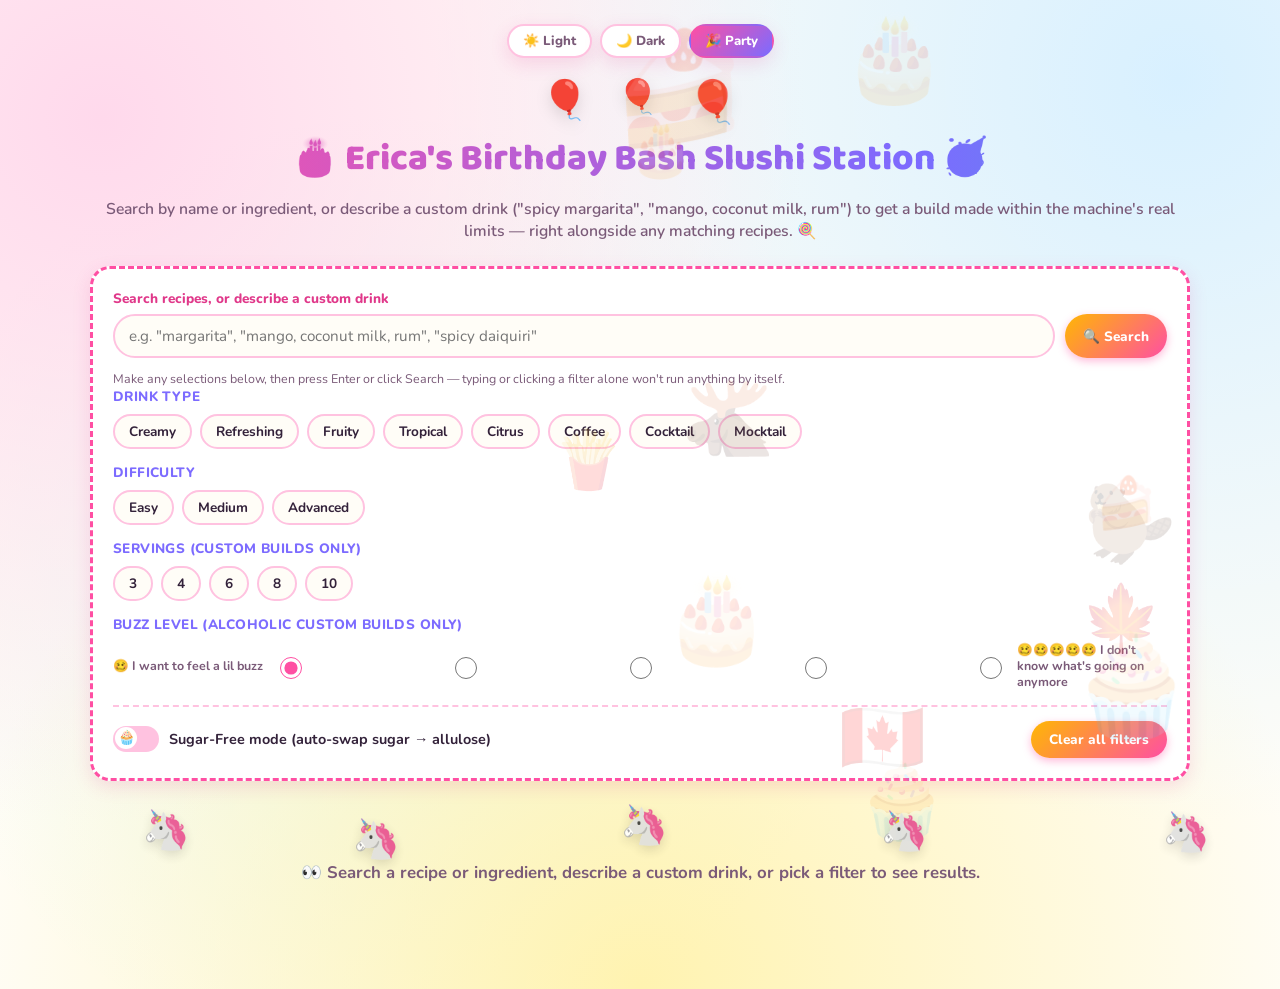
<file: docs/index.html>
<!DOCTYPE html>
<html lang="en">
<head>
<meta charset="UTF-8" />
<script>
  // Apply the saved theme before first paint, to avoid a flash of the
  // wrong theme. Falls back to "party" (this app's default personality)
  // if nothing is stored yet or storage is unavailable.
  (function () {
    try {
      var t = localStorage.getItem("ninja-slushi-theme") || "party";
      document.documentElement.setAttribute("data-theme", t);
    } catch (e) {
      document.documentElement.setAttribute("data-theme", "party");
    }
  })();
</script>
<meta name="viewport" content="width=device-width, initial-scale=1.0" />
<title>Ninja Slushi Recipe Finder</title>
<link rel="preconnect" href="https://fonts.googleapis.com" />
<link rel="preconnect" href="https://fonts.gstatic.com" crossorigin />
<link href="https://fonts.googleapis.com/css2?family=Baloo+2:wght@500;700;800&family=Nunito:wght@400;600;700&display=swap" rel="stylesheet" />
<link rel="stylesheet" href="styles.css" />
</head>
<body>
  <div class="confetti-field" id="confettiField" aria-hidden="true"></div>
  <div class="cake-field" id="cakeField" aria-hidden="true"></div>
  <div class="unicorn-field" id="unicornField" aria-hidden="true"></div>
  <div class="cake-field" id="canadaField" aria-hidden="true"></div>

  <div class="theme-switcher" role="group" aria-label="Theme">
    <button type="button" class="theme-btn" data-theme-choice="light" title="Light mode">☀️ Light</button>
    <button type="button" class="theme-btn" data-theme-choice="dark" title="Dark mode">🌙 Dark</button>
    <button type="button" class="theme-btn" data-theme-choice="party" title="Birthday party mode">🎉 Party</button>
  </div>

  <header class="app-header">
    <div class="balloon-row" aria-hidden="true">
      <span class="balloon balloon-1">🎈</span>
      <span class="balloon balloon-2">🎈</span>
      <span class="balloon balloon-3">🎈</span>
    </div>
    <h1>🎂 Erica's Birthday Bash Slushi Station <span class="wiggle">🥳</span></h1>
    <p class="subtitle">
      Search by name or ingredient, or describe a custom drink ("spicy
      margarita", "mango, coconut milk, rum") to get a build made within the
      machine's real limits — right alongside any matching recipes. 🍭
    </p>
  </header>

  <main class="app-main">
    <section class="controls">
      <div class="field">
        <label for="query">Search recipes, or describe a custom drink</label>
        <div class="search-row">
          <input id="query" type="search" placeholder='e.g. "margarita", "mango, coconut milk, rum", "spicy daiquiri"' autocomplete="off" />
          <button id="searchBtn" type="button" class="clear-btn search-btn">🔍 Search</button>
        </div>
        <p class="search-hint">
          Make any selections below, then press Enter or click Search — typing
          or clicking a filter alone won't run anything by itself.
        </p>
      </div>

      <div class="filter-group">
        <span class="filter-label">Drink type</span>
        <div id="tagFilters" class="chip-row"></div>
      </div>

      <div class="filter-group">
        <span class="filter-label">Difficulty</span>
        <div id="difficultyFilters" class="chip-row"></div>
      </div>

      <div class="filter-group">
        <span class="filter-label">Servings (custom builds only)</span>
        <div id="servingSizeFilters" class="chip-row"></div>
      </div>

      <div class="filter-group">
        <span class="filter-label">Buzz level (alcoholic custom builds only)</span>
        <div class="buzz-slider">
          <span class="buzz-caption buzz-caption-left">🥴 I want to feel a lil buzz</span>
          <div id="buzzStops" class="buzz-stops"></div>
          <span class="buzz-caption buzz-caption-right">🥴🥴🥴🥴🥴 I don't know what's going on anymore</span>
        </div>
        <p class="buzz-sugarfree-note" id="buzzSugarFreeNote" hidden>
          Buzz level doesn't apply in Sugar-Free mode — allulose-based drinks
          are hard-capped at 3-4% ABV and 175 ml of alcohol per pitcher,
          regardless of this slider.
        </p>
      </div>

      <div class="bottom-row">
        <label class="switch-label">
          <input type="checkbox" id="sugarFreeToggle" />
          <span class="switch"></span>
          Sugar-Free mode (auto-swap sugar → allulose)
        </label>
        <button id="clearFilters" type="button" class="clear-btn">Clear all filters</button>
      </div>
    </section>

    <section class="history-section" id="historyPanel" hidden>
      <div class="results-header">
        <span class="filter-label">🕘 Recent custom drinks</span>
      </div>
      <div id="historyList" class="history-list"></div>
    </section>

    <section class="results-section">
      <div class="results-header">
        <span id="resultCount"></span>
      </div>
      <div id="results" class="results-grid"></div>
    </section>
  </main>

  <script src="recipes-data.js"></script>
  <script src="app.js"></script>
</body>
</html>
</file>
<file: docs/styles.css>
/* ===========================================================================
 * Three themes, switched via [data-theme] on <html>: "light", "dark", "party".
 * Colorful accent hues (pink/purple/teal/gold) stay consistent across all
 * three — only the background/surface/text values and the extra birthday
 * decorations (confetti, cake shapes, dancing unicorns, balloons) change.
 * Decorations are party-mode only; light/dark stay clean and calm.
 * ========================================================================= */

:root {
  /* Fallback (identical to light) in case JS/data-theme hasn't applied yet */
  --bg: #ffffff;
  --bg-grad-1: #ffe9f2;
  --bg-grad-2: #eaf5ff;
  --bg-grad-3: #fffaea;
  --surface: #ffffff;
  --border: #f0d3e4;
  --text: #2c2233;
  --text-muted: #6e5c73;
  --accent: #ff5da2;
  --accent-dark: #d81b7f;
  --accent2: #6a5ef5;
  --accent3: #0fae98;
  --gold: #e69500;
  --easy: #1f9d5c;
  --medium: #d97f00;
  --advanced: #e0345a;
  --sugar-free: #7a3fe0;
  --shadow: 0 4px 14px rgba(180, 60, 130, 0.1);
  color-scheme: light;
}

:root[data-theme="light"] {
  --bg: #ffffff;
  --bg-grad-1: #ffe9f2;
  --bg-grad-2: #eaf5ff;
  --bg-grad-3: #fffaea;
  --surface: #ffffff;
  --border: #f0d3e4;
  --text: #2c2233;
  --text-muted: #6e5c73;
  --accent: #ff5da2;
  --accent-dark: #d81b7f;
  --accent2: #6a5ef5;
  --accent3: #0fae98;
  --gold: #e69500;
  --easy: #1f9d5c;
  --medium: #d97f00;
  --advanced: #e0345a;
  --sugar-free: #7a3fe0;
  --shadow: 0 4px 14px rgba(180, 60, 130, 0.1);
  color-scheme: light;
}

:root[data-theme="dark"] {
  --bg: #1a1220;
  --bg-grad-1: #2a1730;
  --bg-grad-2: #101d2c;
  --bg-grad-3: #241d0f;
  --surface: #251a2c;
  --border: #422b49;
  --text: #f6ecfa;
  --text-muted: #c3aac9;
  --accent: #ff77b3;
  --accent-dark: #ffa6cf;
  --accent2: #a698ff;
  --accent3: #4de3cd;
  --gold: #ffd166;
  --easy: #56e090;
  --medium: #ffb84d;
  --advanced: #ff7a90;
  --sugar-free: #b58bff;
  --shadow: 0 6px 20px rgba(0, 0, 0, 0.45);
  color-scheme: dark;
}

:root[data-theme="party"] {
  /* Lighter & brighter than a normal light mode, with extra decorations */
  --bg: #fffdf7;
  --bg-grad-1: #ffd9ec;
  --bg-grad-2: #d8f0ff;
  --bg-grad-3: #fff3b0;
  --surface: #ffffff;
  --border: #ffc2e0;
  --text: #33223a;
  --text-muted: #7a5a78;
  --accent: #ff4fa3;
  --accent-dark: #e0388a;
  --accent2: #7c6bff;
  --accent3: #1fd6bc;
  --gold: #ffb703;
  --easy: #2fbf71;
  --medium: #ff9f1c;
  --advanced: #ff4d6d;
  --sugar-free: #9a5cff;
  --shadow: 0 6px 18px rgba(224, 56, 138, 0.15);
  color-scheme: light;
}

* { box-sizing: border-box; }

body {
  margin: 0;
  min-height: 100vh;
  background:
    radial-gradient(circle at 10% 15%, var(--bg-grad-1) 0%, transparent 42%),
    radial-gradient(circle at 90% 10%, var(--bg-grad-2) 0%, transparent 46%),
    radial-gradient(circle at 50% 95%, var(--bg-grad-3) 0%, transparent 52%),
    var(--bg);
  color: var(--text);
  font-family: "Nunito", -apple-system, BlinkMacSystemFont, "Segoe UI", Roboto, Helvetica, Arial, sans-serif;
  padding: 0 16px;
  padding-block: 24px 48px;
  position: relative;
  overflow-x: hidden;
}

/* Party mode gets bigger, more saturated gradient blobs */
:root[data-theme="party"] body {
  background:
    radial-gradient(circle at 8% 12%, var(--bg-grad-1) 0%, transparent 48%),
    radial-gradient(circle at 92% 8%, var(--bg-grad-2) 0%, transparent 50%),
    radial-gradient(circle at 50% 100%, var(--bg-grad-3) 0%, transparent 58%),
    radial-gradient(circle at 30% 60%, color-mix(in srgb, var(--accent3) 10%, transparent) 0%, transparent 45%),
    var(--bg);
}

h1, h2, h3 {
  font-family: "Baloo 2", "Nunito", sans-serif;
}

/* ---------------------------------------------------------------------
 * Theme switcher
 * ------------------------------------------------------------------- */

.theme-switcher {
  position: sticky;
  top: 12px;
  z-index: 5;
  display: flex;
  justify-content: center;
  gap: 8px;
  margin: 0 auto 16px;
  max-width: 1100px;
  flex-wrap: wrap;
}

.theme-btn {
  font-family: inherit;
  font-weight: 800;
  font-size: 0.82rem;
  border: 2px solid var(--border);
  background: var(--surface);
  color: var(--text-muted);
  padding: 6px 14px;
  border-radius: 999px;
  cursor: pointer;
  box-shadow: var(--shadow);
  transition: transform 0.12s ease, color 0.15s, border-color 0.15s;
}

.theme-btn:hover {
  transform: translateY(-1px);
  color: var(--text);
}

.theme-btn.active {
  background: linear-gradient(135deg, var(--accent), var(--accent2));
  border-color: transparent;
  color: #fff;
}

/* ---------------------------------------------------------------------
 * Party-mode-only decorative fields (confetti, cake shapes, unicorns,
 * balloons, the wiggling emoji, and the animated rainbow title).
 * Hidden entirely in light/dark; also respects prefers-reduced-motion.
 * ------------------------------------------------------------------- */

.confetti-field,
.cake-field,
.unicorn-field,
.balloon-row,
.wiggle {
  display: none;
}

:root[data-theme="party"] .confetti-field,
:root[data-theme="party"] .cake-field,
:root[data-theme="party"] .unicorn-field,
:root[data-theme="party"] .balloon-row,
:root[data-theme="party"] .wiggle {
  display: block;
}

:root[data-theme="party"] .balloon-row {
  display: flex;
}

:root[data-theme="party"] .wiggle {
  display: inline-block;
}

.confetti-field,
.cake-field,
.unicorn-field {
  position: fixed;
  inset: 0;
  pointer-events: none;
  overflow: hidden;
  /* Above the card grid (z-index 1) so pieces stay visible while scrolling,
     not hidden behind opaque card backgrounds; low opacity + pointer-events:
     none keep them from interfering with reading or clicking. */
  z-index: 2;
}

.confetti-piece {
  position: absolute;
  top: -40px;
  font-size: 1.1rem;
  opacity: 0.8;
  animation: confetti-fall linear infinite;
  will-change: transform;
}

@keyframes confetti-fall {
  0% { transform: translateY(-5vh) rotate(0deg); opacity: 0; }
  8% { opacity: 0.85; }
  100% { transform: translateY(105vh) rotate(360deg); opacity: 0.6; }
}

.cake-piece {
  position: absolute;
  opacity: 0.16;
  animation: cake-drift ease-in-out infinite;
  will-change: transform;
}

@keyframes cake-drift {
  0%, 100% { transform: translate(0, 0) rotate(-6deg); }
  50% { transform: translate(18px, -22px) rotate(6deg); }
}

.unicorn-piece {
  position: absolute;
  bottom: 4%;
  font-size: 2.4rem;
  opacity: 0.88;
  animation: unicorn-dance 2.6s ease-in-out infinite;
  will-change: transform;
  filter: drop-shadow(0 4px 6px rgba(0, 0, 0, 0.15));
}

@keyframes unicorn-dance {
  0%, 100% { transform: translateX(0) translateY(0) rotate(-8deg); }
  25% { transform: translateX(14px) translateY(-14px) rotate(8deg); }
  50% { transform: translateX(0) translateY(-4px) rotate(-4deg); }
  75% { transform: translateX(-14px) translateY(-14px) rotate(8deg); }
}

.balloon {
  font-size: 2.4rem;
  display: inline-block;
  animation: balloon-bob 3.2s ease-in-out infinite;
  filter: drop-shadow(0 6px 8px rgba(0, 0, 0, 0.12));
}

.balloon-2 { animation-delay: 0.6s; font-size: 2.1rem; }
.balloon-3 { animation-delay: 1.2s; font-size: 2.6rem; }

@keyframes balloon-bob {
  0%, 100% { transform: translateY(0) rotate(-3deg); }
  50% { transform: translateY(-10px) rotate(3deg); }
}

.wiggle {
  animation: wiggle 1.8s ease-in-out infinite;
}

@keyframes wiggle {
  0%, 100% { transform: rotate(0deg); }
  25% { transform: rotate(-12deg); }
  75% { transform: rotate(12deg); }
}

@media (prefers-reduced-motion: reduce) {
  .confetti-piece, .cake-piece, .unicorn-piece, .balloon, .wiggle, .app-header h1 {
    animation: none !important;
  }
  .confetti-field, .cake-field, .unicorn-field { display: none !important; }
}

/* ---------------------------------------------------------------------
 * Header
 * ------------------------------------------------------------------- */

.app-header {
  max-width: 1100px;
  margin: 0 auto 24px;
  text-align: center;
  position: relative;
  z-index: 1;
}

.balloon-row {
  justify-content: center;
  gap: 28px;
  margin-bottom: -6px;
}

.app-header h1 {
  margin: 4px 0 10px;
  font-size: clamp(1.6rem, 4vw, 2.3rem);
  font-weight: 800;
  color: var(--accent-dark);
}

:root[data-theme="party"] .app-header h1 {
  background: linear-gradient(90deg, var(--accent), var(--accent2), var(--accent3), var(--gold), var(--accent));
  background-size: 300% auto;
  -webkit-background-clip: text;
  background-clip: text;
  color: transparent;
  animation: rainbow-shift 6s linear infinite;
}

@keyframes rainbow-shift {
  to { background-position: 300% center; }
}

.subtitle {
  color: var(--text-muted);
  margin: 0;
  font-size: 0.98rem;
  font-weight: 600;
}

.app-main {
  max-width: 1100px;
  margin: 0 auto;
  position: relative;
  z-index: 1;
}

.controls {
  background: var(--surface);
  border: 3px dashed var(--accent);
  border-radius: 20px;
  padding: 20px;
  margin-bottom: 24px;
  box-shadow: var(--shadow);
}

:root[data-theme="light"] .controls,
:root[data-theme="dark"] .controls {
  border-style: solid;
  border-width: 2px;
}

.search-row {
  display: flex;
  gap: 10px;
  flex-wrap: wrap;
  align-items: stretch;
}

.search-row input {
  flex: 1 1 240px;
}

.search-btn {
  white-space: nowrap;
}

.search-hint {
  margin: 6px 0 0;
  font-size: 0.78rem;
  color: var(--text-muted);
}

.field {
  display: flex;
  flex-direction: column;
  gap: 6px;
}

.field label {
  font-size: 0.85rem;
  font-weight: 800;
  color: var(--accent-dark);
}

.field input[type="search"] {
  padding: 10px 14px;
  border-radius: 999px;
  border: 2px solid var(--border);
  background: var(--bg);
  color: var(--text);
  font-size: 0.95rem;
  font-family: inherit;
  width: 100%;
}

.field input[type="search"]:focus {
  outline: none;
  border-color: var(--accent2);
  box-shadow: 0 0 0 3px color-mix(in srgb, var(--accent2) 25%, transparent);
}

.filter-group {
  margin-bottom: 14px;
}

.filter-label {
  display: block;
  font-size: 0.85rem;
  font-weight: 800;
  color: var(--accent2);
  margin-bottom: 8px;
  text-transform: uppercase;
  letter-spacing: 0.03em;
}

.chip-row {
  display: flex;
  flex-wrap: wrap;
  gap: 8px;
}

.chip {
  border: 2px solid var(--border);
  background: var(--bg);
  color: var(--text);
  padding: 6px 14px;
  border-radius: 999px;
  font-size: 0.85rem;
  font-weight: 700;
  font-family: inherit;
  cursor: pointer;
  transition: transform 0.12s ease, background 0.15s, color 0.15s, border-color 0.15s, box-shadow 0.15s;
}

.chip:hover {
  border-color: var(--accent);
  transform: translateY(-2px);
}

:root[data-theme="party"] .chip:hover {
  transform: translateY(-2px) rotate(-1deg);
}

.chip.active {
  background: linear-gradient(135deg, var(--accent), var(--accent2));
  border-color: transparent;
  color: #fff;
  box-shadow: 0 4px 10px color-mix(in srgb, var(--accent) 45%, transparent);
  transform: translateY(-1px) scale(1.03);
}

.buzz-slider {
  display: flex;
  align-items: center;
  gap: 12px;
  flex-wrap: wrap;
}

.buzz-caption {
  font-size: 0.78rem;
  font-weight: 700;
  color: var(--text-muted);
  max-width: 150px;
  line-height: 1.3;
}

.buzz-caption-left {
  text-align: right;
}

.buzz-stops {
  display: flex;
  align-items: center;
  gap: 14px;
  flex: 1;
  justify-content: space-between;
  min-width: 220px;
}

.buzz-radio {
  width: 22px;
  height: 22px;
  accent-color: var(--accent);
  cursor: pointer;
}

.buzz-radio:disabled {
  cursor: not-allowed;
}

/* Sugar-Free mode hard-caps ABV/alcohol for allulose-based drinks — the
 * buzz-level radial doesn't apply, so it's visually greyed out (radios
 * themselves are also disabled in JS) and a note explains the fixed cap. */
body.sugar-free-mode .buzz-slider {
  opacity: 0.45;
}

.buzz-sugarfree-note {
  font-size: 0.78rem;
  color: var(--text-muted);
  margin: 4px 0 0;
  line-height: 1.4;
}

/* On a narrow/portrait phone, the row (caption - radios - caption) has no
 * room to sit side by side without squishing or wrapping mid-word — stack
 * it instead: caption above, a full-width row of radios, caption below. */
@media (max-width: 480px) {
  .buzz-slider {
    flex-direction: column;
    align-items: stretch;
    gap: 6px;
  }

  .buzz-caption {
    max-width: 100%;
    text-align: center;
  }

  .buzz-caption-left {
    text-align: center;
  }

  .buzz-stops {
    min-width: 0;
    width: 100%;
    justify-content: space-evenly;
  }
}

.bottom-row {
  display: flex;
  align-items: center;
  justify-content: space-between;
  flex-wrap: wrap;
  gap: 12px;
  margin-top: 8px;
  padding-top: 14px;
  border-top: 2px dashed var(--border);
}

.switch-label {
  display: inline-flex;
  align-items: center;
  gap: 10px;
  font-size: 0.9rem;
  font-weight: 700;
  cursor: pointer;
  user-select: none;
}

.switch-label input[type="checkbox"] {
  position: absolute;
  opacity: 0;
  width: 0;
  height: 0;
}

.switch {
  position: relative;
  width: 46px;
  height: 26px;
  background: var(--border);
  border-radius: 999px;
  transition: background 0.15s;
  flex-shrink: 0;
}

.switch::before {
  content: "🧁";
  position: absolute;
  top: 1px;
  left: 2px;
  width: 22px;
  height: 22px;
  line-height: 22px;
  text-align: center;
  font-size: 14px;
  background: var(--surface);
  border-radius: 50%;
  transition: transform 0.15s;
}

.switch-label input:checked + .switch {
  background: linear-gradient(135deg, var(--sugar-free), var(--accent3));
}

.switch-label input:checked + .switch::before {
  transform: translateX(20px);
}

.clear-btn {
  background: linear-gradient(135deg, var(--gold), var(--accent));
  border: none;
  color: #fff;
  padding: 9px 18px;
  border-radius: 999px;
  font-size: 0.85rem;
  font-weight: 800;
  font-family: inherit;
  cursor: pointer;
  box-shadow: 0 3px 8px color-mix(in srgb, var(--accent) 40%, transparent);
  transition: transform 0.12s ease;
}

.clear-btn:hover {
  transform: translateY(-2px);
}

.results-header {
  margin-bottom: 12px;
  color: var(--accent-dark);
  font-weight: 800;
  font-size: 0.95rem;
}

.history-section {
  background: var(--surface);
  border: 2px solid var(--border);
  border-radius: 16px;
  padding: 16px 20px;
  margin-bottom: 24px;
  box-shadow: var(--shadow);
}

.history-list {
  display: flex;
  flex-wrap: wrap;
  gap: 8px;
}

.history-item {
  display: flex;
  align-items: center;
  gap: 2px;
  border: 2px solid var(--border);
  border-radius: 999px;
  padding: 2px 4px 2px 8px;
  background: var(--bg);
}

.history-star,
.history-delete,
.history-label {
  border: none;
  background: none;
  font-family: inherit;
  cursor: pointer;
  color: var(--text);
}

.history-star {
  font-size: 0.95rem;
  padding: 2px 2px;
  line-height: 1;
}

.history-star.starred {
  filter: drop-shadow(0 0 2px color-mix(in srgb, var(--accent) 60%, transparent));
}

.history-label {
  font-size: 0.82rem;
  font-weight: 700;
  padding: 4px 2px;
  max-width: 260px;
  overflow: hidden;
  text-overflow: ellipsis;
  white-space: nowrap;
}

.history-label:hover {
  color: var(--accent-dark);
  text-decoration: underline;
}

.history-delete {
  font-size: 0.7rem;
  color: var(--text-muted);
  padding: 2px 6px;
  border-radius: 999px;
}

.history-delete:hover {
  color: var(--accent-dark);
  background: color-mix(in srgb, var(--accent) 15%, transparent);
}

.results-grid {
  display: grid;
  grid-template-columns: repeat(auto-fill, minmax(300px, 1fr));
  gap: 18px;
}

.card {
  background: var(--surface);
  border: 2px solid var(--border);
  border-top: 6px solid var(--accent);
  border-radius: 16px;
  padding: 16px;
  display: flex;
  flex-direction: column;
  gap: 10px;
  box-shadow: var(--shadow);
  transition: transform 0.15s ease, box-shadow 0.15s ease;
}

.card:hover {
  transform: translateY(-4px);
  box-shadow: 0 10px 24px color-mix(in srgb, var(--accent) 25%, transparent);
}

:root[data-theme="party"] .card:hover {
  transform: translateY(-4px) rotate(-0.3deg);
}

.card:nth-child(3n+1) { border-top-color: var(--accent); }
.card:nth-child(3n+2) { border-top-color: var(--accent2); }
.card:nth-child(3n+3) { border-top-color: var(--accent3); }

.card-header {
  display: flex;
  align-items: flex-start;
  justify-content: space-between;
  gap: 8px;
}

.card-header h3 {
  margin: 0;
  font-size: 1.08rem;
  font-weight: 700;
}

.badge {
  display: inline-block;
  padding: 3px 10px;
  border-radius: 999px;
  font-size: 0.72rem;
  font-weight: 800;
  white-space: nowrap;
}

.preset-badge {
  background: linear-gradient(135deg, var(--accent2), var(--accent));
  color: #fff;
}

.card-meta {
  display: flex;
  flex-wrap: wrap;
  gap: 6px;
}

.difficulty-easy { background: color-mix(in srgb, var(--easy) 22%, transparent); color: var(--easy); }
.difficulty-medium { background: color-mix(in srgb, var(--medium) 22%, transparent); color: var(--medium); }
.difficulty-advanced { background: color-mix(in srgb, var(--advanced) 22%, transparent); color: var(--advanced); }

.source-badge {
  background: var(--bg);
  border: 1px solid var(--border);
  color: var(--text-muted);
}

.kid-badge {
  background: color-mix(in srgb, var(--gold) 25%, transparent);
  color: color-mix(in srgb, var(--gold) 60%, var(--text));
}

.card-tags {
  display: flex;
  flex-wrap: wrap;
  gap: 6px;
}

.tag-pill {
  background: color-mix(in srgb, var(--accent3) 16%, transparent);
  border: 1px solid color-mix(in srgb, var(--accent3) 40%, transparent);
  border-radius: 8px;
  padding: 2px 9px;
  font-size: 0.72rem;
  font-weight: 700;
  color: color-mix(in srgb, var(--accent3) 65%, var(--text));
}

.ingredient-list {
  margin: 0;
  padding-left: 20px;
  font-size: 0.88rem;
  display: flex;
  flex-direction: column;
  gap: 3px;
}

:root[data-theme="party"] .ingredient-list li::marker {
  content: "🎉  ";
}

.ingredient-list li.sugar-free-adjusted {
  color: var(--sugar-free);
  font-weight: 700;
}

.directions {
  font-size: 0.85rem;
  color: var(--text-muted);
  margin: 0;
}

.sugar-free-note {
  font-size: 0.8rem;
  background: color-mix(in srgb, var(--sugar-free) 14%, transparent);
  border-left: 4px solid var(--sugar-free);
  padding: 8px 10px;
  border-radius: 8px;
  margin: 0;
  color: var(--text);
}

.source-link {
  font-size: 0.8rem;
  color: var(--accent-dark);
  text-decoration: none;
  font-weight: 700;
}

.source-link:hover {
  text-decoration: underline;
}

.empty-state {
  color: var(--text-muted);
  text-align: center;
  padding: 40px 0;
  grid-column: 1 / -1;
  font-weight: 700;
  font-size: 1.05rem;
}

/* ---------------------------------------------------------------------
 * Custom-built recipe cards (rendered inline in the same results grid)
 * ------------------------------------------------------------------- */

/* Lets #customSlot sit inside the CSS grid without adding its own nested
   grid — its children lay out as if they were direct children of #results. */
.contents {
  display: contents;
}

.custom-loading {
  grid-column: 1 / -1;
  text-align: center;
  padding: 20px 0;
  color: var(--text-muted);
  font-weight: 700;
  animation: custom-loading-pulse 1.4s ease-in-out infinite;
}

@keyframes custom-loading-pulse {
  0%, 100% { opacity: 0.55; }
  50% { opacity: 1; }
}

@media (prefers-reduced-motion: reduce) {
  .custom-loading { animation: none; }
}

.custom-card {
  border-top-color: var(--sugar-free) !important;
  background: linear-gradient(180deg, color-mix(in srgb, var(--sugar-free) 5%, var(--surface)) 0%, var(--surface) 60%);
}

.ai-badge {
  background: linear-gradient(135deg, var(--sugar-free), var(--accent3));
  color: #fff;
}

.prep-label {
  margin: 0;
  font-size: 0.8rem;
  font-weight: 800;
  color: var(--accent2);
  text-transform: uppercase;
  letter-spacing: 0.03em;
}

.prep-list {
  margin: 0;
  padding-left: 20px;
  font-size: 0.86rem;
  color: var(--text-muted);
  display: flex;
  flex-direction: column;
  gap: 4px;
}

.machine-fit-note {
  font-size: 0.8rem;
  background: color-mix(in srgb, var(--accent2) 12%, transparent);
  border-left: 4px solid var(--accent2);
  padding: 8px 10px;
  border-radius: 8px;
  margin: 0;
  color: var(--text);
}

.inspired-by {
  font-size: 0.76rem;
  color: var(--text-muted);
  font-style: italic;
  margin: 0;
}

.abv-note {
  font-size: 0.8rem;
  background: color-mix(in srgb, var(--accent) 12%, transparent);
  border-left: 4px solid var(--accent);
  padding: 8px 10px;
  border-radius: 8px;
  margin: 0;
  color: var(--text);
}

.brix-note {
  font-size: 0.8rem;
  background: color-mix(in srgb, var(--accent2) 12%, transparent);
  border-left: 4px solid var(--accent2);
  padding: 8px 10px;
  border-radius: 8px;
  margin: 0;
  color: var(--text);
}

.brix-note.brix-warning {
  background: color-mix(in srgb, #e0a800 18%, transparent);
  border-left-color: #e0a800;
}

.adjusted-note {
  font-size: 0.78rem;
  font-style: italic;
  background: color-mix(in srgb, var(--text-muted) 12%, transparent);
  border-left: 4px solid var(--text-muted);
  padding: 8px 10px;
  border-radius: 8px;
  margin: 0;
  color: var(--text-muted);
}

:root[data-theme="party"] body.sugar-free-mode .app-header h1::after {
  content: " 🌿";
}
</file>
